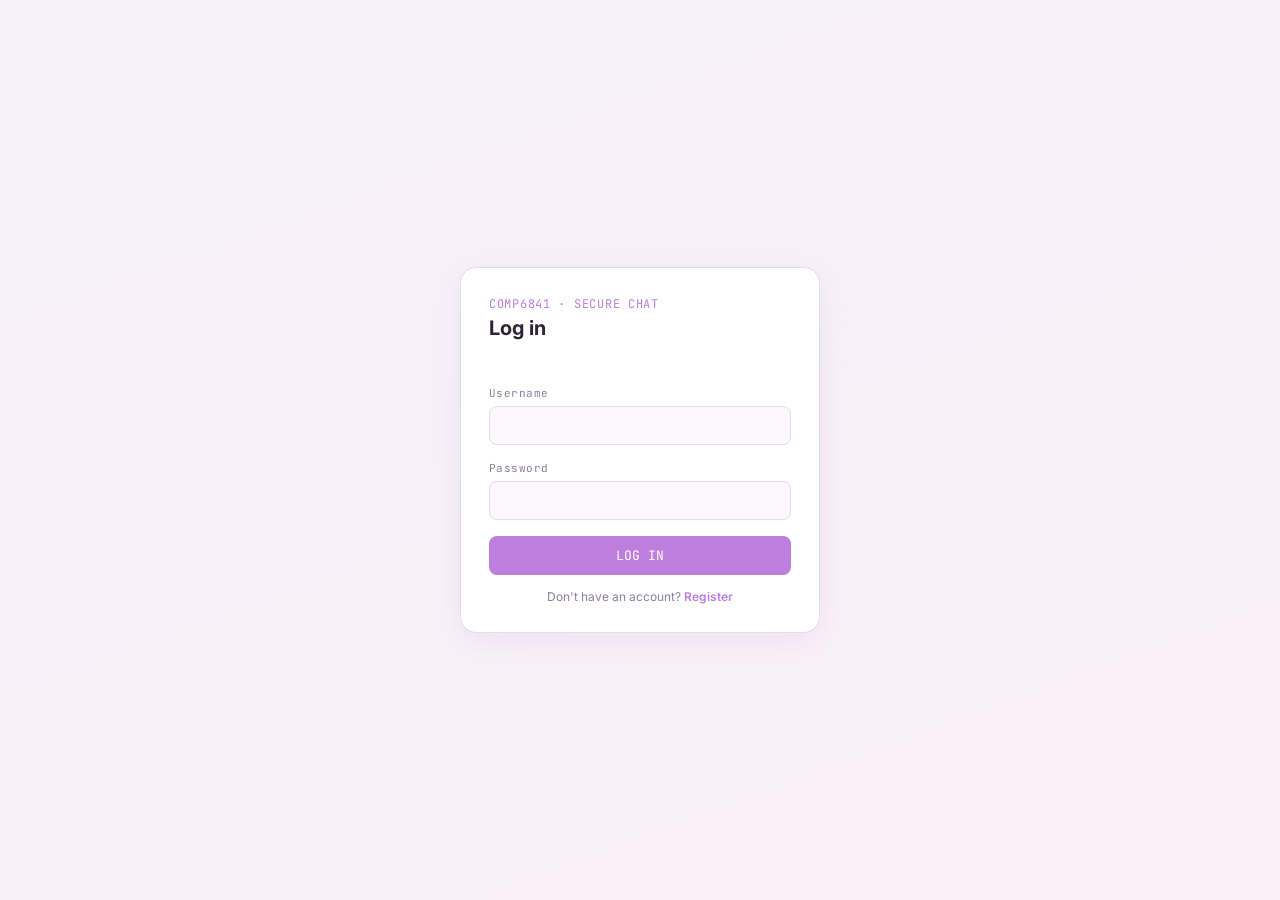
<file: static/login.html>
<!DOCTYPE html>
<html lang="en">
<head>
<meta charset="UTF-8">
<title>Secure Chat — COMP6841</title>
<link rel="preconnect" href="https://fonts.googleapis.com">
<link href="https://fonts.googleapis.com/css2?family=Inter:wght@400;500;600&family=JetBrains+Mono:wght@400;500;700&display=swap" rel="stylesheet">
<link rel="stylesheet" href="style.css">
</head>
<body>

<div class="auth-screen">
  <div class="auth-card">
    <div class="brand">COMP6841 · SECURE CHAT</div>
    <h1 id="form-title">Log in</h1>

    <div class="auth-error" id="error"></div>

    <label for="username">Username</label>
    <input id="username" type="text" autocomplete="username" />

    <label for="password">Password</label>
    <input id="password" type="password" autocomplete="current-password" />

    <button id="submit-btn" onclick="submitForm()">LOG IN</button>

    <div class="toggle">
      <span id="toggle-text">Don't have an account?</span>
      <a id="toggle-link" onclick="toggleMode()">Register</a>
    </div>
  </div>
</div>

<script>
  let mode = "login"; // or "register"

  function toggleMode() {
    mode = mode === "login" ? "register" : "login";
    document.getElementById("form-title").textContent = mode === "login" ? "Log in" : "Register";
    document.getElementById("submit-btn").textContent = mode === "login" ? "LOG IN" : "CREATE ACCOUNT";
    document.getElementById("toggle-text").textContent = mode === "login" ? "Don't have an account?" : "Already have an account?";
    document.getElementById("toggle-link").textContent = mode === "login" ? "Register" : "Log in";
    document.getElementById("error").textContent = "";
  }

  async function submitForm() {
    const username = document.getElementById("username").value.trim();
    const password = document.getElementById("password").value;
    const errorBox = document.getElementById("error");
    errorBox.textContent = "";

    if (!username || !password) {
      errorBox.textContent = "Enter a username and password.";
      return;
    }

    const endpoint = mode === "login" ? "/api/login" : "/api/register";

    try {
      const res = await fetch(endpoint, {
        method: "POST",
        headers: { "Content-Type": "application/json" },
        body: JSON.stringify({ username, password }),
      });
      const data = await res.json();

      if (!res.ok) {
        errorBox.textContent = data.error || "Something went wrong.";
        return;
      }

      if (mode === "register") {
        errorBox.style.color = "var(--accent)";
        errorBox.textContent = "Account created — log in now.";
        errorBox.style.color = "";
        toggleMode();
        return;
      }

      // login succeeded
      sessionStorage.setItem("token", data.token);
      sessionStorage.setItem("username", data.username);
      window.location.href = "chat.html";
    } catch (err) {
      errorBox.textContent = "Could not reach the server. Is server.py running?";
    }
  }

  document.getElementById("password").addEventListener("keydown", (e) => {
    if (e.key === "Enter") submitForm();
  });
</script>

</body>
</html>
</file>
<file: static/style.css>
:root {
  --bg: #F6F1FA;
  --panel: #FFFFFF;
  --line: #E4D9F0;
  --accent: #be7ede;
  --accent-soft: #F2A6C6;
  --red: #D6547A;
  --text: #2E2438;
  --text-dim: #8B7F9C;
  --mono: 'JetBrains Mono', monospace;
  --sans: 'Inter', sans-serif;
}

/* ---------- login / register page ---------- */

.auth-screen {
  height: 100vh;
  display: flex;
  align-items: center;
  justify-content: center;
  background: linear-gradient(160deg, #F6F1FA 0%, #FBF0F6 100%);
}

.auth-card {
  width: 360px;
  background: var(--panel);
  border: 1px solid var(--line);
  border-radius: 16px;
  padding: 28px;
  box-shadow: 0 8px 30px rgba(155, 126, 222, 0.12);
}

.auth-card .brand {
  font-family: var(--mono);
  font-size: 12px;
  color: var(--accent);
  letter-spacing: 0.06em;
  margin-bottom: 4px;
}

.auth-card h1 {
  font-size: 20px;
  margin: 0 0 20px 0;
  color: var(--text);
}

.auth-card label {
  display: block;
  font-family: var(--mono);
  font-size: 11px;
  color: var(--text-dim);
  margin-bottom: 6px;
  letter-spacing: 0.04em;
}

.auth-card input {
  width: 100%;
  background: #FBF9FD;
  border: 1px solid var(--line);
  border-radius: 8px;
  padding: 10px 12px;
  color: var(--text);
  font-family: var(--sans);
  font-size: 14px;
  margin-bottom: 16px;
  outline: none;
}

.auth-card input:focus { border-color: var(--accent); }

.auth-card button {
  width: 100%;
  background: var(--accent);
  border: none;
  border-radius: 8px;
  color: #FFFFFF;
  font-family: var(--mono);
  font-size: 13px;
  padding: 11px;
  cursor: pointer;
  margin-bottom: 10px;
}

.auth-card button:hover { background: #b16bd1; }

.auth-card .toggle {
  text-align: center;
  font-size: 12px;
  color: var(--text-dim);
  margin-top: 4px;
}

.auth-card .toggle a { color: var(--accent); cursor: pointer; text-decoration: none; font-weight: 600; }

.auth-error {
  font-family: var(--mono);
  font-size: 12px;
  color: var(--red);
  min-height: 16px;
  margin-bottom: 10px;
}

/* ---------- chat page layout ---------- */

.app {
  height: 100vh;
  display: grid;
  grid-template-columns: 220px 1fr;
  background: var(--panel);
}

.sidebar {
  background: #FBF7FD;
  border-right: 1px solid var(--line);
  display: flex;
  flex-direction: column;
  min-height: 0;
}

.sidebar .me {
  padding: 16px 18px;
  border-bottom: 1px solid var(--line);
  display: flex;
  align-items: center;
  gap: 10px;
}

.sidebar .contacts {
  flex: 1;
  overflow-y: auto;
  padding: 10px 0;
}

.contact {
  padding: 10px 18px;
  display: flex;
  align-items: center;
  gap: 10px;
  font-size: 13px;
  color: var(--text);
  cursor: pointer;
  border-left: 3px solid transparent;
}

.contact:hover { background: #F2E9FA; }
.contact.active { background: #F2E9FA; border-left-color: var(--accent); }

.contact-dot {
  width: 7px; height: 7px;
  border-radius: 50%;
  background: var(--accent-soft);
  flex-shrink: 0;
}

.sidebar .empty-note {
  padding: 14px 18px;
  font-family: var(--mono);
  font-size: 11px;
  color: var(--text-dim);
  line-height: 1.5;
}

.chat-column {
  display: flex;
  flex-direction: column;
  min-height: 0;
  background: var(--panel);
}

.chat-column .empty-state {
  flex: 1;
  display: flex;
  align-items: center;
  justify-content: center;
  color: var(--text-dim);
  font-family: var(--mono);
  font-size: 13px;
}

.system-note {
  align-self: center;
  font-family: var(--mono);
  font-size: 11px;
  color: var(--text-dim);
  padding: 4px 10px;
  border: 1px solid var(--line);
  border-radius: 20px;
}

* { box-sizing: border-box; }

body {
  margin: 0;
  background: var(--bg);
  color: var(--text);
  font-family: var(--sans);
  height: 100vh;
  display: flex;
  flex-direction: column;
  overflow: hidden;
}

header {
  padding: 14px 24px;
  border-bottom: 1px solid var(--line);
  display: flex;
  align-items: center;
  justify-content: space-between;
  flex-shrink: 0;
  background: var(--panel);
}

header .identity {
  display: flex;
  align-items: center;
  gap: 10px;
}

.avatar {
  width: 30px; height: 30px;
  border-radius: 50%;
  display: flex; align-items: center; justify-content: center;
  font-family: var(--mono);
  font-size: 13px;
  font-weight: 700;
  background: #EDE1FA;
  color: var(--accent);
}

header .name-block { line-height: 1.25; }
header .name { font-weight: 600; font-size: 14px; color: var(--text); }
header .you-tag { font-family: var(--mono); font-size: 10px; color: var(--text-dim); letter-spacing: 0.06em; }

.peer-status {
  font-family: var(--mono);
  font-size: 11px;
  color: var(--text-dim);
  display: flex;
  align-items: center;
  gap: 6px;
}

.status-dot {
  width: 7px; height: 7px;
  border-radius: 50%;
  background: var(--text-dim);
}
.status-dot.online { background: var(--accent); }

.phase-badge {
  font-family: var(--mono);
  font-size: 10px;
  letter-spacing: 0.08em;
  padding: 3px 9px;
  border-radius: 3px;
  background: #FBE6ED;
  color: var(--red);
  border: 1px solid #F4C6D6;
  margin-left: 12px;
}

.messages {
  flex: 1;
  overflow-y: auto;
  padding: 20px 24px;
  display: flex;
  flex-direction: column;
  gap: 8px;
  background: var(--panel);
}

.bubble {
  max-width: 62%;
  padding: 9px 13px;
  border-radius: 14px;
  font-size: 14px;
  line-height: 1.4;
  word-wrap: break-word;
}

.bubble .meta {
  display: block;
  font-family: var(--mono);
  font-size: 10px;
  color: var(--text-dim);
  margin-top: 3px;
  letter-spacing: 0.02em;
}

.bubble.mine {
  align-self: flex-end;
  background: #EDE1FA;
  border: 1px solid #D9C4F2;
  color: var(--text);
}

.bubble.theirs {
  align-self: flex-start;
  background: #FCEEF4;
  border: 1px solid #F6D9E6;
  color: var(--text);
}

.composer {
  display: flex;
  gap: 8px;
  padding: 16px 24px;
  border-top: 1px solid var(--line);
  flex-shrink: 0;
  background: var(--panel);
}

.composer input {
  flex: 1;
  background: #FBF9FD;
  border: 1px solid var(--line);
  border-radius: 8px;
  padding: 10px 13px;
  color: var(--text);
  font-family: var(--sans);
  font-size: 14px;
  outline: none;
}

.composer input:focus { border-color: var(--accent); }

.composer button {
  background: var(--accent);
  border: none;
  border-radius: 8px;
  color: #FFFFFF;
  font-family: var(--mono);
  font-size: 12px;
  padding: 0 18px;
  cursor: pointer;
}

.composer button:hover {
  background: #ac6bd1;
}

footer {
  padding: 8px 24px;
  border-top: 1px solid var(--line);
  font-family: var(--mono);
  font-size: 11px;
  color: var(--text-dim);
  flex-shrink: 0;
  background: var(--panel);
}
</file>
